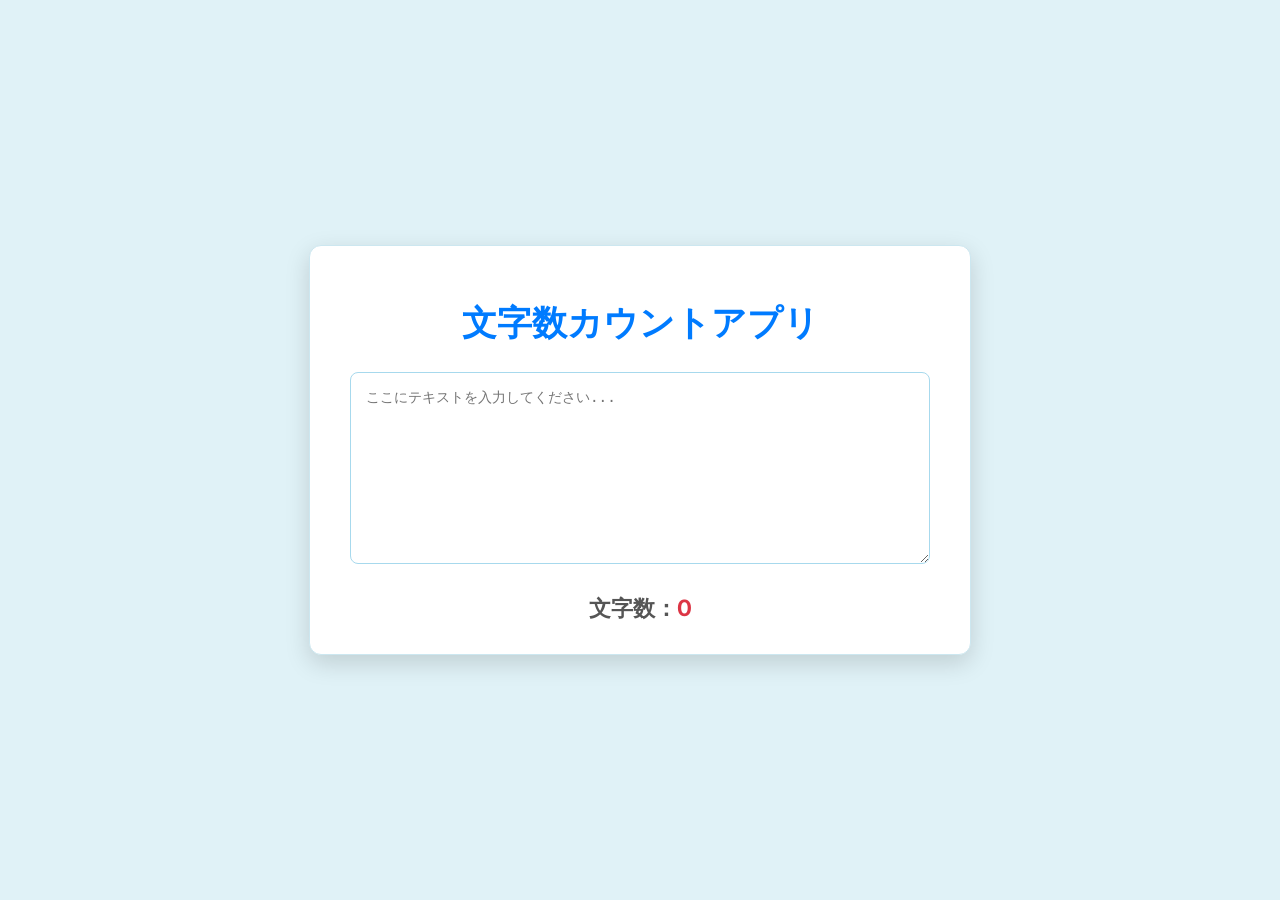
<file: index.html>
<!DOCTYPE html>
<html lang="js">
<head>
    <meta charset="UTF-8">
    <meta name="viewport" content="width=device-width, initial-scale=1.0">
    <title>文字数カウントアプリ</title>
    <link href="https://fonts.googleapis.com/css2?family=Inter:wght@400;600;700&display=swap" rel="stylesheet">
    <link rel="stylesheet" href="./style.css">
</head>
<body>
    <div class="container">
        <h1>文字数カウントアプリ</h1>
        <textarea
            id="textInput"
            placeholder="ここにテキストを入力してください..."
            rows="10"
        ></textarea>
        <div class="counter-display">
            文字数：<span id="charCount">0</span>
        </div>
    </div>
    <script src="./script.js"></script>
</body>
</html>
</file>
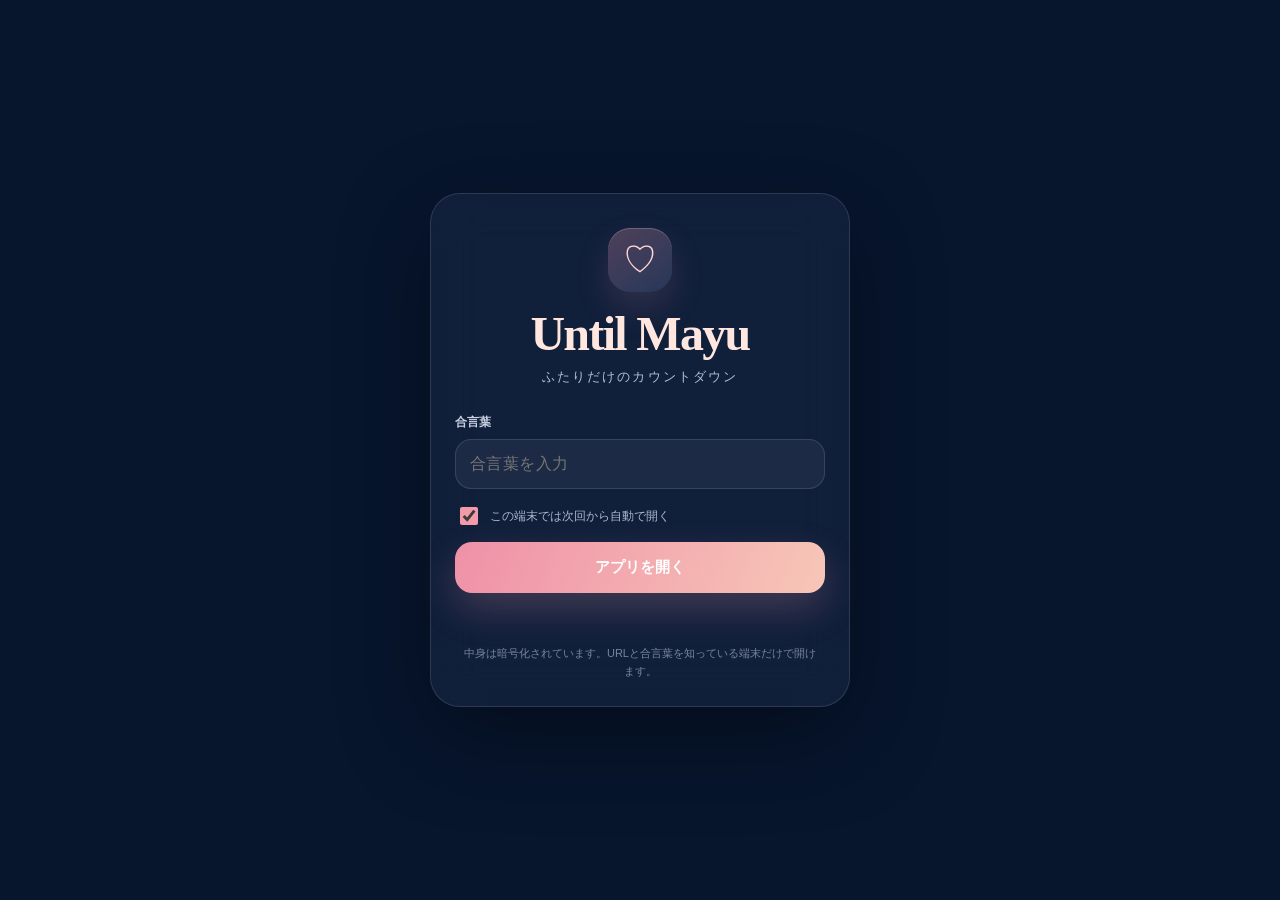
<file: mayu-7q2m9v4k8c/index.html>
<!doctype html><html lang="ja"><head><meta charset="utf-8"><meta name="viewport" content="width=device-width,initial-scale=1,viewport-fit=cover"><meta name="robots" content="noindex,nofollow,noarchive,nosnippet,noimageindex"><meta name="theme-color" content="#07152d"><meta name="apple-mobile-web-app-capable" content="yes"><meta name="apple-mobile-web-app-status-bar-style" content="black-translucent"><meta name="apple-mobile-web-app-title" content="Until Mayu"><link rel="manifest" href="./manifest.webmanifest"><link rel="icon" href="./icon.svg" type="image/svg+xml"><title>Until Mayu</title><style>:root{color-scheme:dark;font-family:-apple-system,BlinkMacSystemFont,"Hiragino Sans","Yu Gothic UI",sans-serif}*{box-sizing:border-box}html,body{margin:0;min-height:100%;background:#07152d;color:#fff8f6}body{min-height:100svh;display:grid;place-items:center;padding:calc(24px + env(safe-area-inset-top)) 22px calc(24px + env(safe-area-inset-bottom));overflow:hidden}.bg{position:fixed;inset:0;background:radial-gradient(circle at 15% 10%,rgba(157,182,255,.24),transparent 31%),radial-gradient(circle at 90% 68%,rgba(243,154,170,.23),transparent 35%),linear-gradient(180deg,#07152d,#091125);z-index:-2}.bg:after{content:"";position:absolute;inset:0;opacity:.48;background-image:radial-gradient(circle at 12% 13%,#fff 0 1px,transparent 1.5px),radial-gradient(circle at 74% 9%,#fff 0 1px,transparent 1.5px),radial-gradient(circle at 36% 25%,#fff 0 1px,transparent 1.5px),radial-gradient(circle at 88% 34%,#fff 0 1px,transparent 1.5px);background-size:190px 210px,240px 260px,300px 320px,260px 280px}.card{width:min(100%,420px);padding:34px 24px 25px;border:1px solid rgba(255,255,255,.12);border-radius:30px;background:rgba(20,35,64,.76);box-shadow:0 28px 90px rgba(0,0,0,.38);backdrop-filter:blur(24px);-webkit-backdrop-filter:blur(24px);text-align:center}.heart{width:64px;height:64px;margin:0 auto 18px;border-radius:22px;display:grid;place-items:center;font:34px Georgia,serif;color:#ffd7d2;background:linear-gradient(145deg,rgba(243,154,170,.28),rgba(157,182,255,.16));box-shadow:inset 0 1px rgba(255,255,255,.2),0 16px 35px rgba(243,154,170,.15)}h1{font:600 clamp(36px,10vw,48px)/1 Georgia,"Times New Roman",serif;margin:0;color:#ffe6df;letter-spacing:-.035em}.sub{margin:10px 0 28px;color:#b7c0d5;font-size:13px;letter-spacing:.16em}.label{text-align:left;margin:0 0 8px;color:#c8d0e1;font-size:12px;font-weight:700}.inputwrap{display:flex;align-items:center;border:1px solid rgba(255,255,255,.12);border-radius:16px;background:rgba(255,255,255,.055);overflow:hidden}input{width:100%;border:0;outline:0;padding:15px 14px;background:transparent;color:#fff;font-size:16px;letter-spacing:.03em}button{width:100%;border:0;border-radius:17px;margin-top:14px;padding:16px;color:#fff;font-weight:750;font-size:15px;background:linear-gradient(110deg,#ef91a8,#f7c6b7);box-shadow:0 16px 38px rgba(243,154,170,.22);cursor:pointer}button:active{transform:scale(.985)}.remember{display:flex;align-items:center;justify-content:flex-start;gap:9px;margin:15px 1px 0;color:#aeb8cd;font-size:12px;text-align:left}.remember input{width:18px;height:18px;accent-color:#f39aaa;padding:0}.error{min-height:20px;margin:12px 0 0;color:#ffadb7;font-size:12px}.privacy{margin:20px 4px 0;color:#78859e;font-size:11px;line-height:1.6}.loading{display:none;margin-top:15px;color:#b7c0d5;font-size:12px}.loading.on{display:block}</style></head><body><div class="bg"></div><main class="card"><div class="heart">♡</div><h1>Until Mayu</h1><p class="sub">ふたりだけのカウントダウン</p><form id="unlockForm"><p class="label">合言葉</p><div class="inputwrap"><input id="pass" type="password" autocomplete="current-password" placeholder="合言葉を入力" aria-label="合言葉"></div><label class="remember"><input id="remember" type="checkbox" checked> この端末では次回から自動で開く</label><button id="unlock" type="submit">アプリを開く</button><p class="error" id="error" role="alert"></p><p class="loading" id="loading">カウントダウンを開いています…</p></form><p class="privacy">中身は暗号化されています。URLと合言葉を知っている端末だけで開けます。</p></main><script>(function(){'use strict';var SALT='7xlAEJF32CjSXUqjhR8fDQ==',IV='3dqjO+0lNlsgKHlO',ITER=250000,FILES=['./data-0.txt','./data-1.txt'],STORE='until_mayu_unlock_v1',DATA='';function b64(s){var bin=atob(s),a=new Uint8Array(bin.length);for(var i=0;i<bin.length;i++)a[i]=bin.charCodeAt(i);return a}async function loadData(){if(DATA)return DATA;var parts=await Promise.all(FILES.map(function(u){return fetch(u,{cache:'no-store'}).then(function(r){if(!r.ok)throw new Error('load');return r.text()})}));DATA=parts.join('').trim();return DATA}async function decrypt(pass){var d=await loadData(),base=await crypto.subtle.importKey('raw',new TextEncoder().encode(pass),'PBKDF2',false,['deriveKey']),key=await crypto.subtle.deriveKey({name:'PBKDF2',salt:b64(SALT),iterations:ITER,hash:'SHA-256'},base,{name:'AES-GCM',length:256},false,['decrypt']),plain=await crypto.subtle.decrypt({name:'AES-GCM',iv:b64(IV)},key,b64(d));if(!('DecompressionStream'in window))throw new Error('unsupported');var stream=new Blob([plain]).stream().pipeThrough(new DecompressionStream('gzip'));return await new Response(stream).text()}async function openApp(pass,remember){var err=document.getElementById('error'),load=document.getElementById('loading'),btn=document.getElementById('unlock');err.textContent='';load.classList.add('on');btn.disabled=true;try{var app=await decrypt(pass);if(remember)localStorage.setItem(STORE,pass);else localStorage.removeItem(STORE);document.open();document.write(app);document.close()}catch(e){err.textContent=e&&e.message==='unsupported'?'このブラウザでは開けません。Safariを最新版にしてな。':'合言葉が違います。もう一度確認してな。';load.classList.remove('on');btn.disabled=false;document.getElementById('pass').select()}}document.getElementById('unlockForm').addEventListener('submit',function(e){e.preventDefault();openApp(document.getElementById('pass').value,document.getElementById('remember').checked)});var saved='';try{saved=localStorage.getItem(STORE)||''}catch(e){}if(saved){document.getElementById('pass').value=saved;openApp(saved,true)}else document.getElementById('pass').focus()})();</script></body></html>
</file>
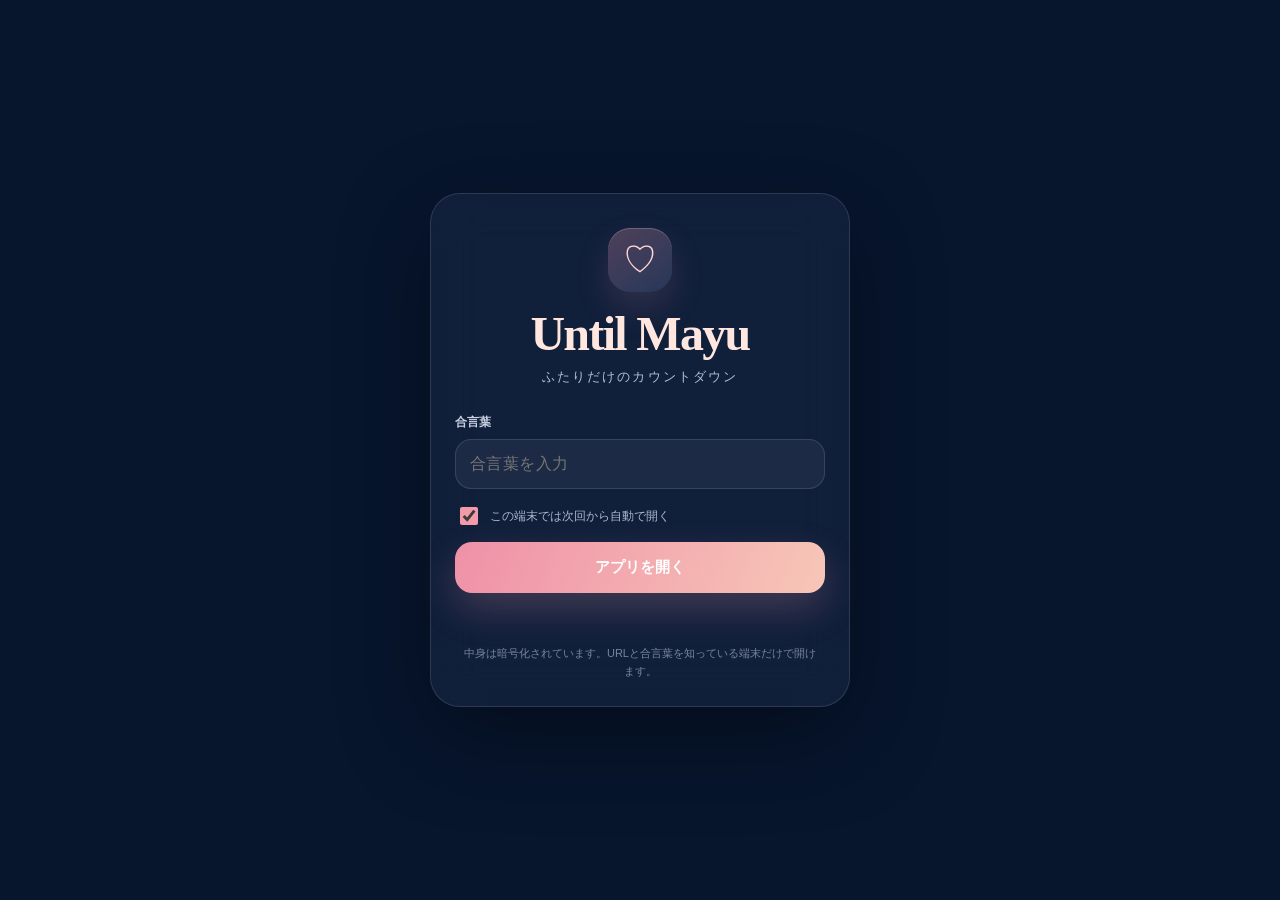
<file: mayu-reulkzp1x2cd/index.html>
<!doctype html><html lang="ja"><head><meta charset="utf-8"><meta name="viewport" content="width=device-width,initial-scale=1,viewport-fit=cover"><meta name="robots" content="noindex,nofollow,noarchive,nosnippet,noimageindex"><meta name="theme-color" content="#07152d"><meta name="apple-mobile-web-app-capable" content="yes"><meta name="apple-mobile-web-app-status-bar-style" content="black-translucent"><meta name="apple-mobile-web-app-title" content="Until Mayu"><link rel="manifest" href="./manifest.webmanifest"><link rel="icon" href="./icon.svg" type="image/svg+xml"><title>Until Mayu</title><style>:root{color-scheme:dark;font-family:-apple-system,BlinkMacSystemFont,"Hiragino Sans","Yu Gothic UI",sans-serif}*{box-sizing:border-box}html,body{margin:0;min-height:100%;background:#07152d;color:#fff8f6}body{min-height:100svh;display:grid;place-items:center;padding:calc(24px + env(safe-area-inset-top)) 22px calc(24px + env(safe-area-inset-bottom));overflow:hidden}.bg{position:fixed;inset:0;background:radial-gradient(circle at 15% 10%,rgba(157,182,255,.24),transparent 31%),radial-gradient(circle at 90% 68%,rgba(243,154,170,.23),transparent 35%),linear-gradient(180deg,#07152d,#091125);z-index:-2}.bg:after{content:"";position:absolute;inset:0;opacity:.48;background-image:radial-gradient(circle at 12% 13%,#fff 0 1px,transparent 1.5px),radial-gradient(circle at 74% 9%,#fff 0 1px,transparent 1.5px),radial-gradient(circle at 36% 25%,#fff 0 1px,transparent 1.5px),radial-gradient(circle at 88% 34%,#fff 0 1px,transparent 1.5px);background-size:190px 210px,240px 260px,300px 320px,260px 280px}.card{width:min(100%,420px);padding:34px 24px 25px;border:1px solid rgba(255,255,255,.12);border-radius:30px;background:rgba(20,35,64,.76);box-shadow:0 28px 90px rgba(0,0,0,.38);backdrop-filter:blur(24px);-webkit-backdrop-filter:blur(24px);text-align:center}.heart{width:64px;height:64px;margin:0 auto 18px;border-radius:22px;display:grid;place-items:center;font:34px Georgia,serif;color:#ffd7d2;background:linear-gradient(145deg,rgba(243,154,170,.28),rgba(157,182,255,.16));box-shadow:inset 0 1px rgba(255,255,255,.2),0 16px 35px rgba(243,154,170,.15)}h1{font:600 clamp(36px,10vw,48px)/1 Georgia,"Times New Roman",serif;margin:0;color:#ffe6df;letter-spacing:-.035em}.sub{margin:10px 0 28px;color:#b7c0d5;font-size:13px;letter-spacing:.16em}.label{text-align:left;margin:0 0 8px;color:#c8d0e1;font-size:12px;font-weight:700}.inputwrap{display:flex;align-items:center;border:1px solid rgba(255,255,255,.12);border-radius:16px;background:rgba(255,255,255,.055);overflow:hidden}input{width:100%;border:0;outline:0;padding:15px 14px;background:transparent;color:#fff;font-size:16px;letter-spacing:.03em}button{width:100%;border:0;border-radius:17px;margin-top:14px;padding:16px;color:#fff;font-weight:750;font-size:15px;background:linear-gradient(110deg,#ef91a8,#f7c6b7);box-shadow:0 16px 38px rgba(243,154,170,.22);cursor:pointer}button:active{transform:scale(.985)}.remember{display:flex;align-items:center;justify-content:flex-start;gap:9px;margin:15px 1px 0;color:#aeb8cd;font-size:12px;text-align:left}.remember input{width:18px;height:18px;accent-color:#f39aaa;padding:0}.error{min-height:20px;margin:12px 0 0;color:#ffadb7;font-size:12px}.privacy{margin:20px 4px 0;color:#78859e;font-size:11px;line-height:1.6}.loading{display:none;margin-top:15px;color:#b7c0d5;font-size:12px}.loading.on{display:block}</style></head><body><div class="bg"></div><main class="card"><div class="heart">♡</div><h1>Until Mayu</h1><p class="sub">ふたりだけのカウントダウン</p><form id="unlockForm"><p class="label">合言葉</p><div class="inputwrap"><input id="pass" type="password" autocomplete="current-password" placeholder="合言葉を入力" aria-label="合言葉"></div><label class="remember"><input id="remember" type="checkbox" checked> この端末では次回から自動で開く</label><button id="unlock" type="submit">アプリを開く</button><p class="error" id="error" role="alert"></p><p class="loading" id="loading">カウントダウンを開いています…</p></form><p class="privacy">中身は暗号化されています。URLと合言葉を知っている端末だけで開けます。</p></main><script>(function(){'use strict';var SALT='1O8tKcSJT0nUyijdDFoviA==',IV='q0TrJpBGTX/zULzJ',ITER=250000,FILES=['./data-0.txt','./data-1.txt','./data-2.txt','./data-3.txt','./data-4.txt','./data-5.txt'],STORE='until_mayu_unlock_v1',DATA='';function b64(s){var bin=atob(s),a=new Uint8Array(bin.length);for(var i=0;i<bin.length;i++)a[i]=bin.charCodeAt(i);return a}async function loadData(){if(DATA)return DATA;var parts=await Promise.all(FILES.map(function(u){return fetch(u,{cache:'no-store'}).then(function(r){if(!r.ok)throw new Error('load');return r.text()})}));DATA=parts.join('').trim();return DATA}async function decrypt(pass){var d=await loadData(),base=await crypto.subtle.importKey('raw',new TextEncoder().encode(pass),'PBKDF2',false,['deriveKey']),key=await crypto.subtle.deriveKey({name:'PBKDF2',salt:b64(SALT),iterations:ITER,hash:'SHA-256'},base,{name:'AES-GCM',length:256},false,['decrypt']),plain=await crypto.subtle.decrypt({name:'AES-GCM',iv:b64(IV)},key,b64(d));return new TextDecoder().decode(plain)}async function openApp(pass,remember){var err=document.getElementById('error'),load=document.getElementById('loading'),btn=document.getElementById('unlock');err.textContent='';load.classList.add('on');btn.disabled=true;try{var app=await decrypt(pass);if(remember)localStorage.setItem(STORE,pass);else localStorage.removeItem(STORE);document.open();document.write(app);document.close()}catch(e){err.textContent='合言葉が違います。もう一度確認してな。';load.classList.remove('on');btn.disabled=false;document.getElementById('pass').select()}}document.getElementById('unlockForm').addEventListener('submit',function(e){e.preventDefault();openApp(document.getElementById('pass').value,document.getElementById('remember').checked)});var saved='';try{saved=localStorage.getItem(STORE)||''}catch(e){}if(saved){document.getElementById('pass').value=saved;openApp(saved,true)}else document.getElementById('pass').focus()})();</script></body></html>
</file>
<file: style.css>
/* 全体のスタイル設定 */
body {
    font-family: 'Inter', sans-serif; /* Google FontsのInterを使用 */
    display: flex;
    justify-content: center; /* 水平方向の中央揃え */
    align-items: center; /* 垂直方向の中央揃え */
    min-height: 100vh; /* 画面の高さ全体を使用 */
    margin: 0;
    background-color: #e0f2f7; /* 背景色 */
    color: #333; /* 基本の文字色 */
    box-sizing: border-box; /* paddingとborderをwidthに含める */
}

/* コンテナのスタイル */
.container {
    background-color: #ffffff; /* コンテナの背景色 */
    padding: 30px;
    border-radius: 12px; /* 角を丸くする */
    box-shadow: 0 8px 25px rgba(0, 0, 0, 0.15); /* 影を追加 */
    text-align: center;
    width: 90%; /* 幅を画面の90%に設定 */
    max-width: 600px; /* 最大幅を設定 */
    border: 1px solid #cce7f0; /* 軽いボーダー */
}

/* タイトルのスタイル */
h1 {
    color: #007bff; /* タイトルの色 */
    margin-bottom: 25px;
    font-size: 2.2em; /* フォントサイズ */
    font-weight: 700; /* 太字 */
}

/* テキストエリアのスタイル */
textarea {
    width: calc(100% - 20px); /* 左右のpaddingを考慮した幅 */
    padding: 15px;
    margin-bottom: 25px;
    border: 1px solid #a7d9ed; /* ボーダーの色 */
    border-radius: 8px; /* 角を丸くする */
    font-size: 1.1em;
    resize: vertical; /* 垂直方向のみリサイズ可能 */
    min-height: 180px; /* 最小の高さ */
    box-sizing: border-box; /* paddingとborderをwidthに含める */
    transition: border-color 0.3s ease, box-shadow 0.3s ease; /* ホバー・フォーカス時のアニメーション */
}

/* テキストエリアのフォーカス時のスタイル */
textarea:focus {
    outline: none; /* デフォルトのアウトラインを削除 */
    border-color: #0056b3; /* フォーカス時のボーダー色 */
    box-shadow: 0 0 0 4px rgba(0, 123, 255, 0.3); /* フォーカス時の影 */
}

/* カウンター表示エリアのスタイル */
.counter-display {
    font-size: 1.4em;
    font-weight: 600; /* 太字 */
    color: #555; /* 文字色 */
}

/* 文字数表示部分のスタイル */
#charCount {
    color: #dc3545; /* カウントされる文字の色 */
    font-weight: 700; /* より太字に */
}

/* レスポンシブデザインの調整 */
@media (max-width: 768px) {
    .container {
        padding: 20px;
        width: 95%;
    }

    h1 {
        font-size: 1.8em;
        margin-bottom: 20px;
    }

    textarea {
        font-size: 1em;
        padding: 12px;
        min-height: 120px;
    }

    .counter-display {
        font-size: 1.2em;
    }
}

@media (max-width: 480px) {
    .container {
        padding: 15px;
    }

    h1 {
        font-size: 1.6em;
        margin-bottom: 15px;
    }

    textarea {
        min-height: 100px;
    }

    .counter-display {
        font-size: 1.1em;
    }
}
</file>
